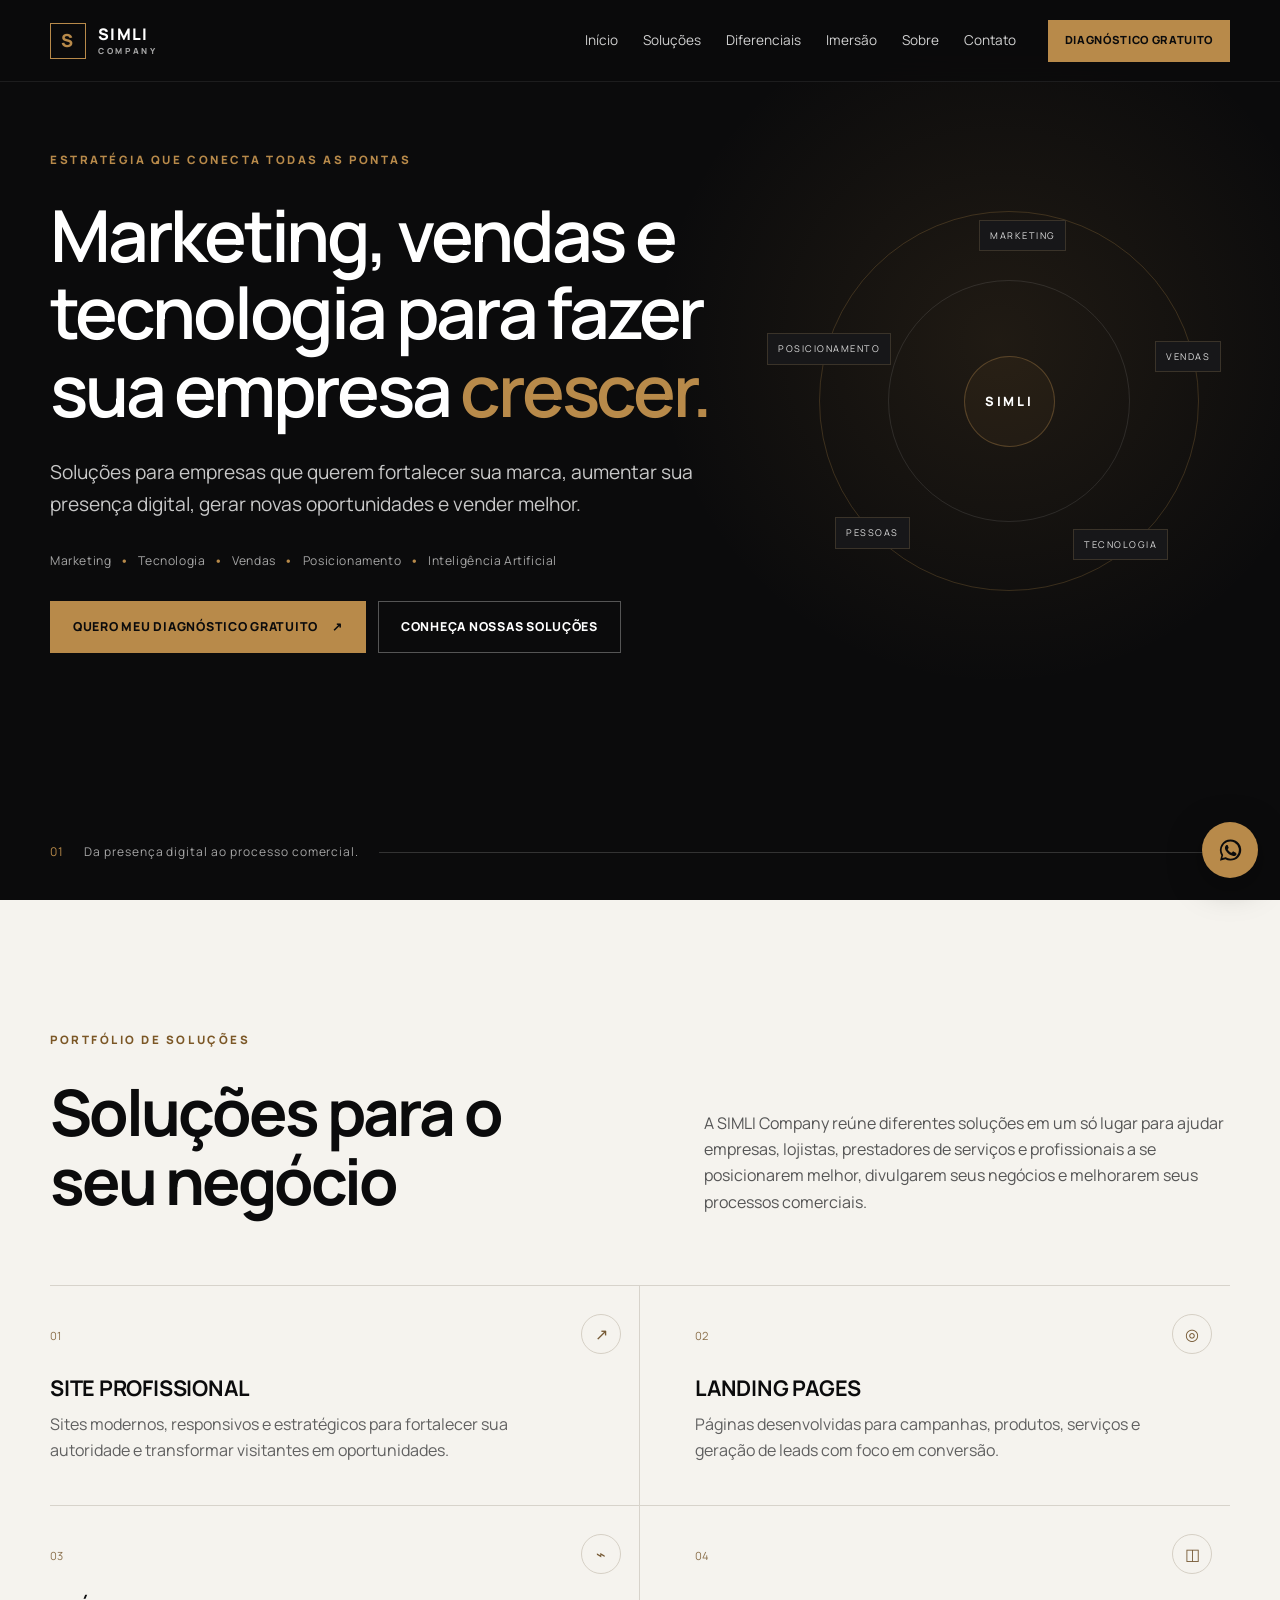
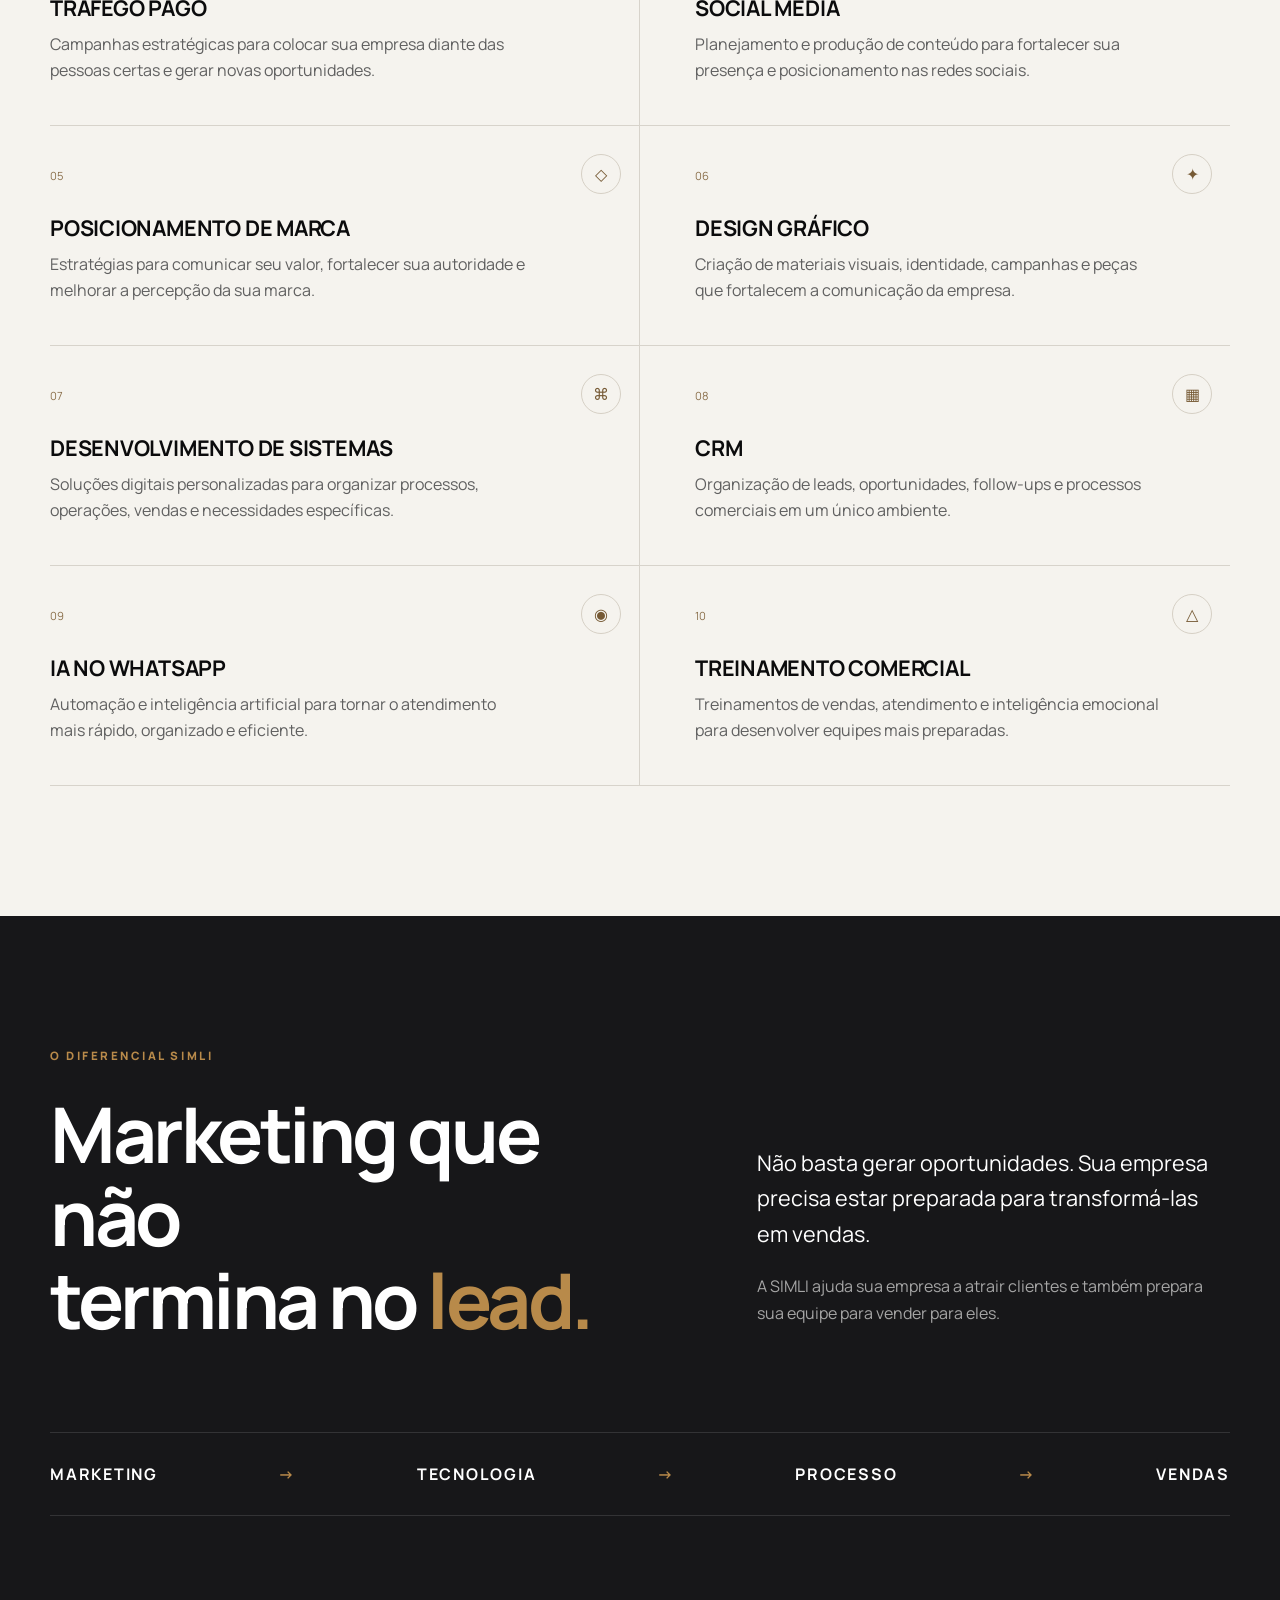
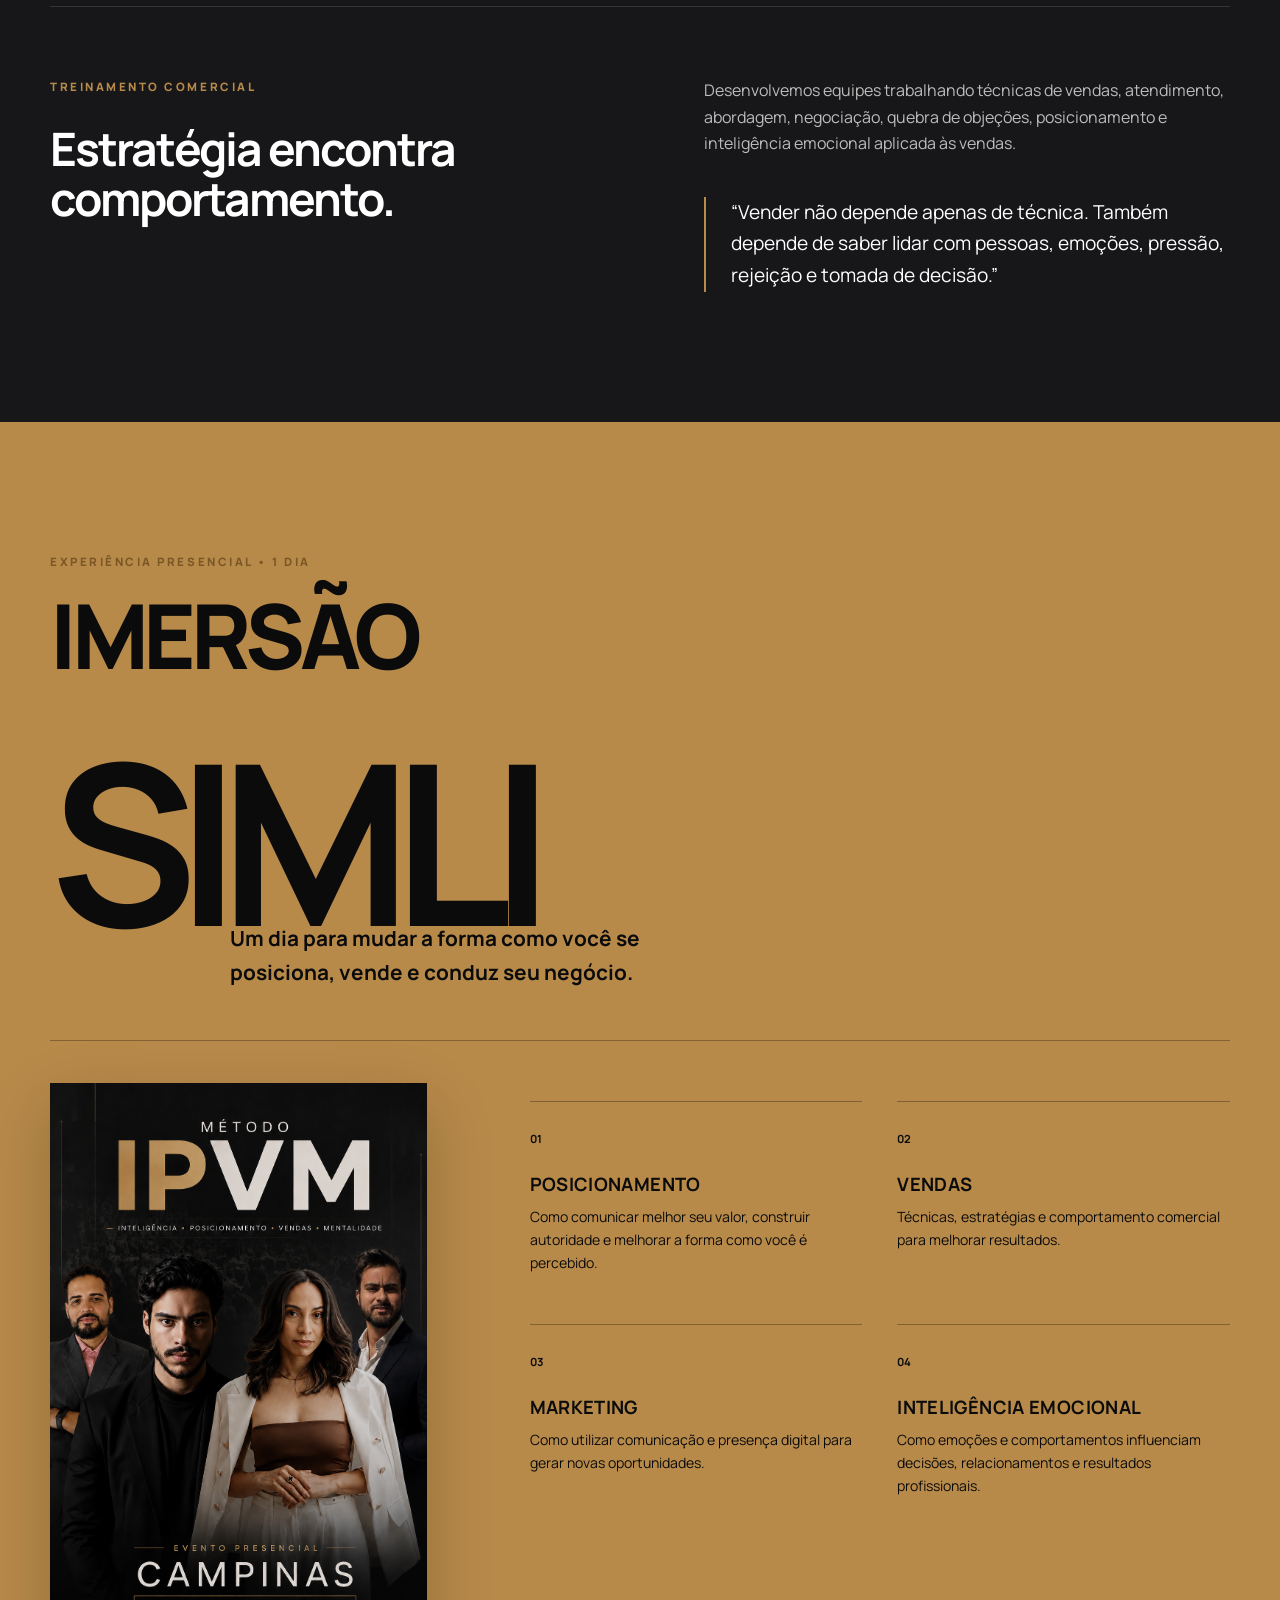
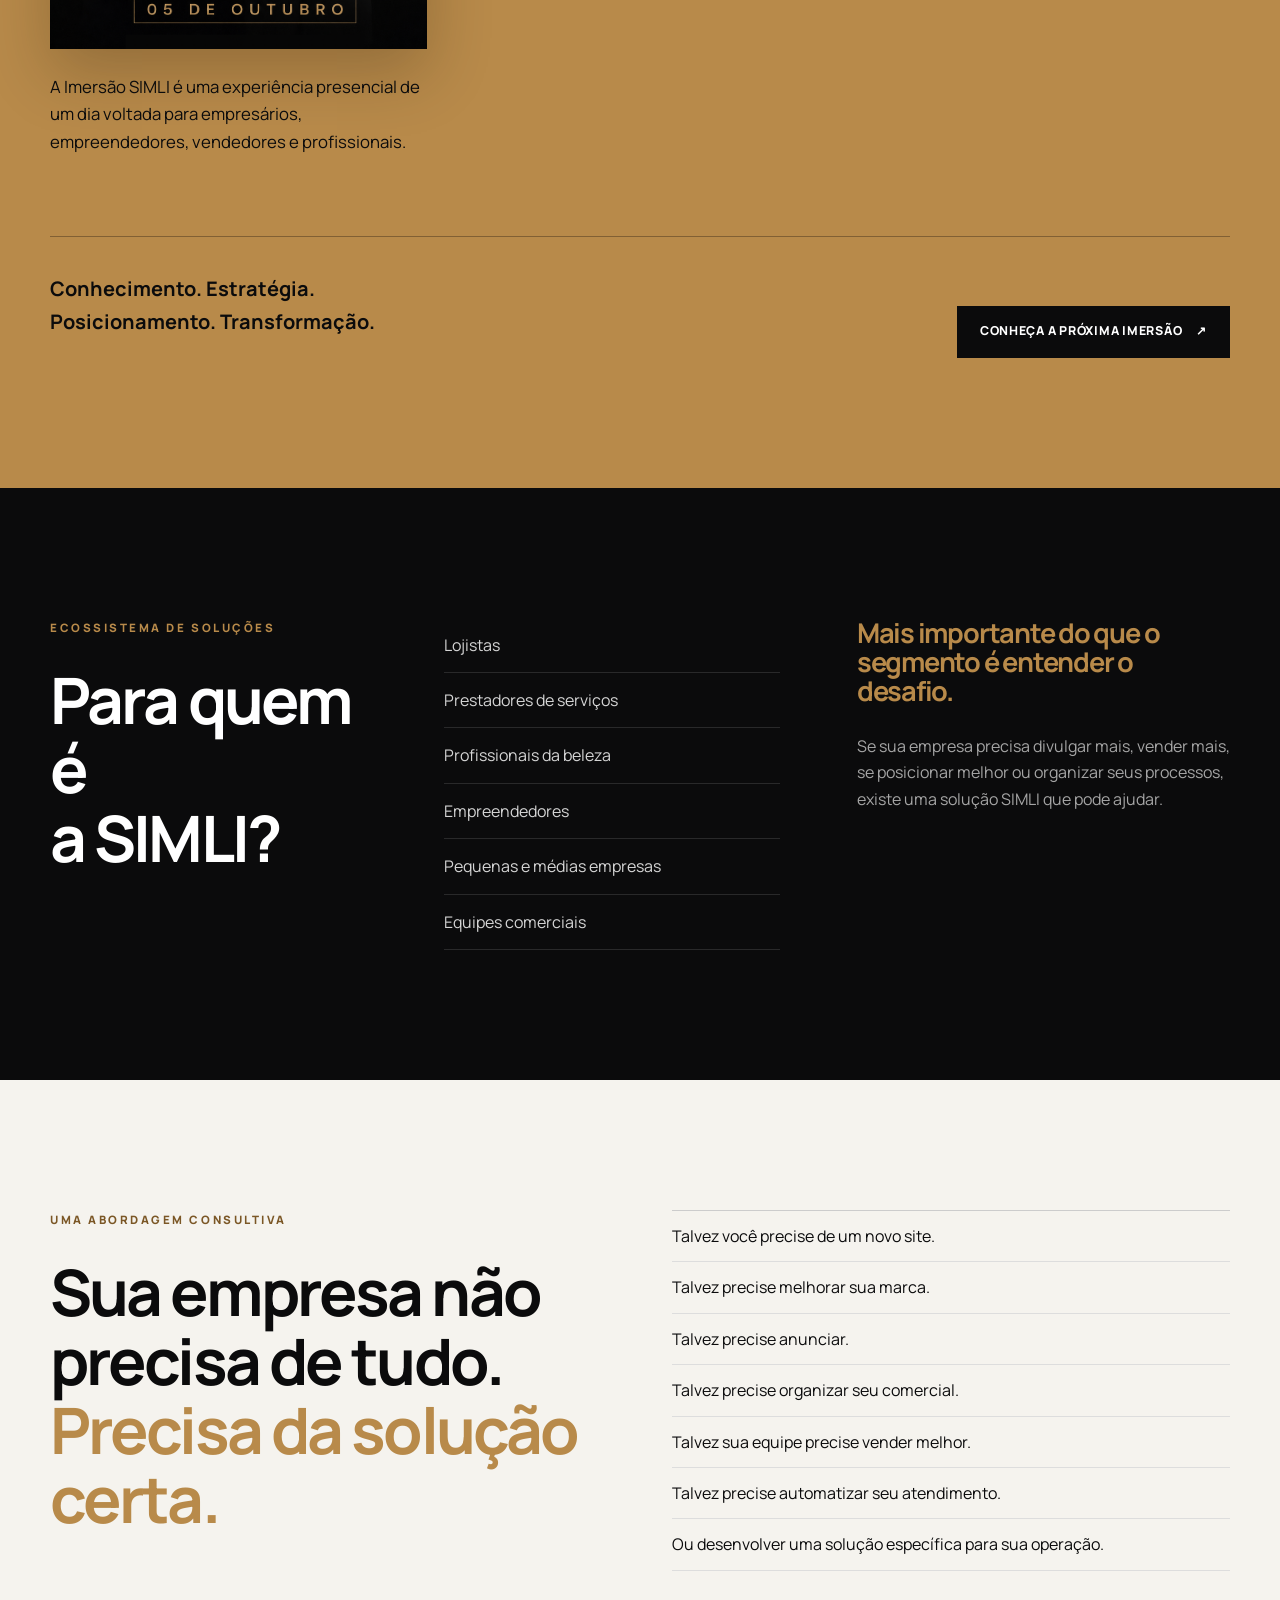
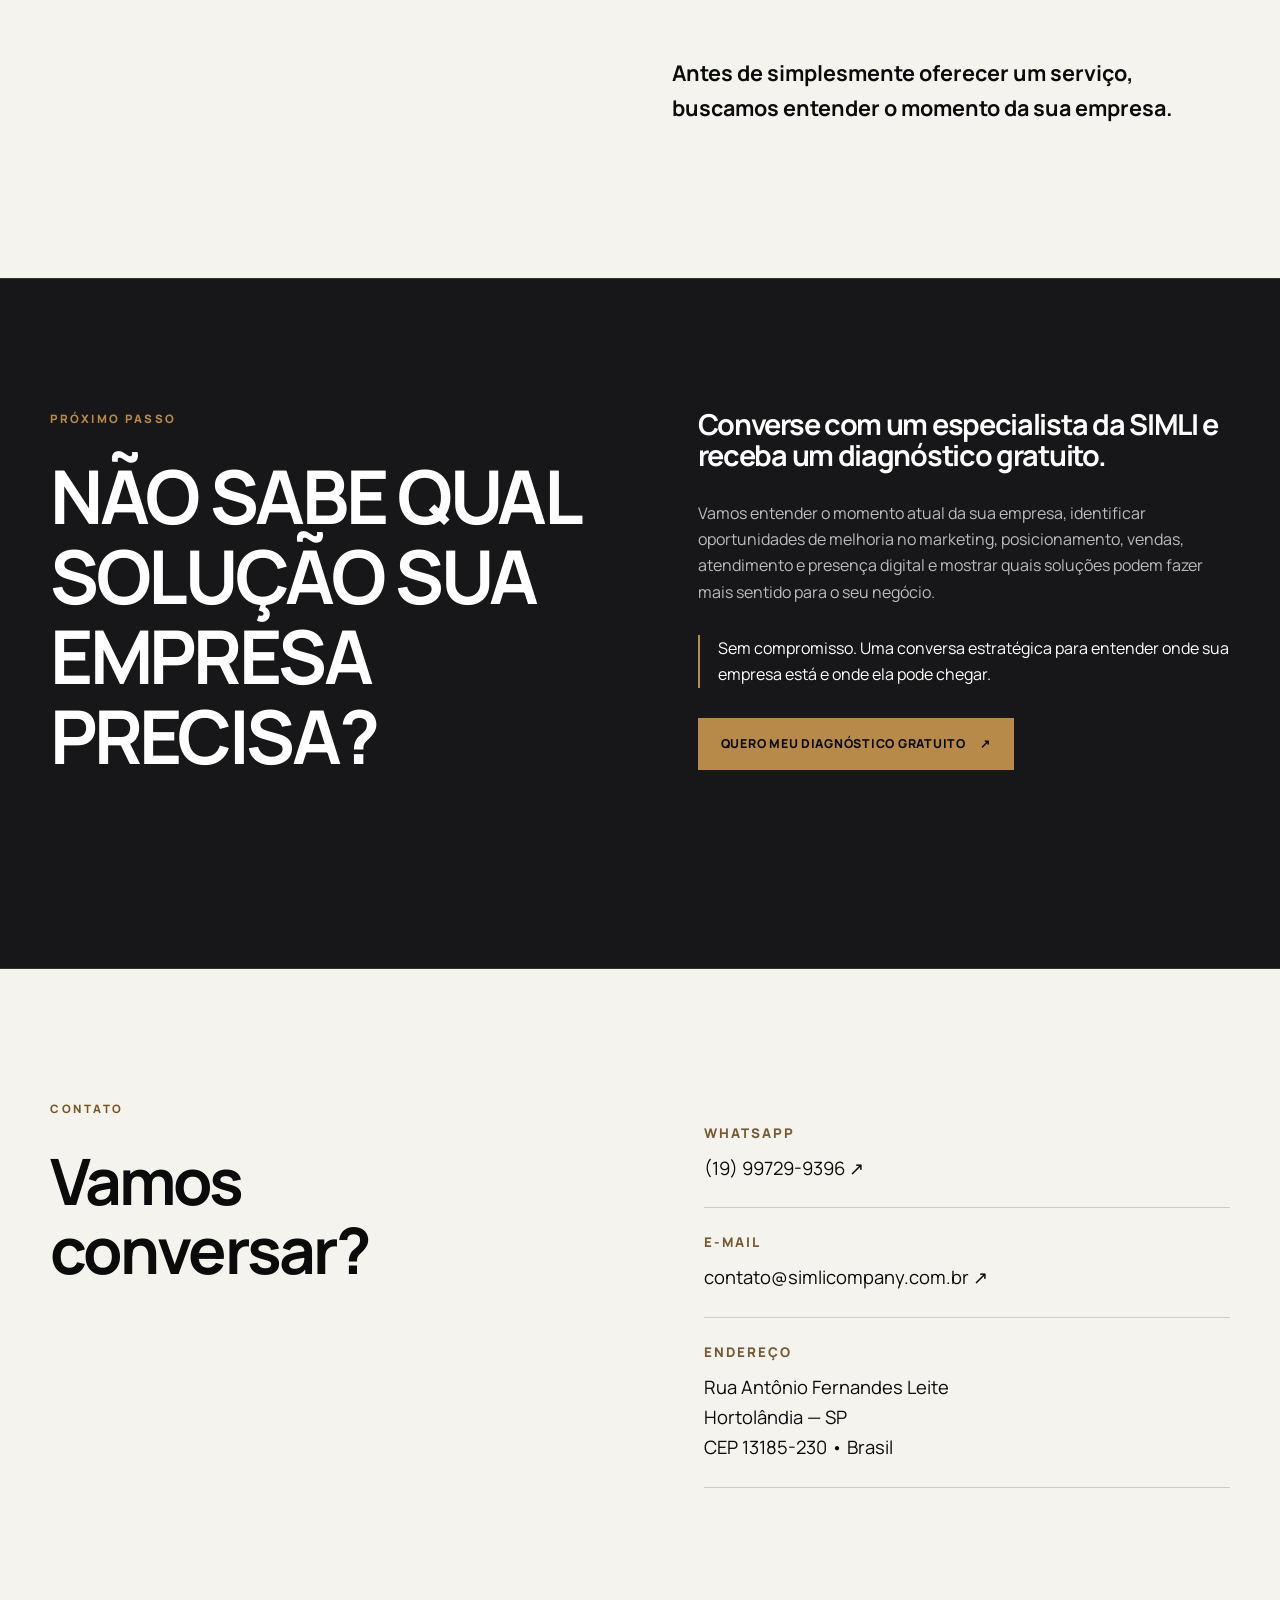
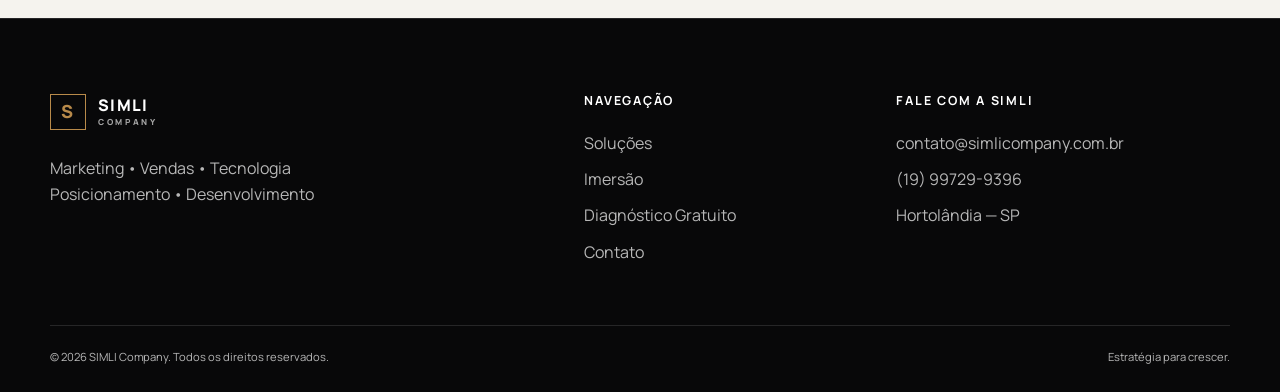
<file: index.html>
<!doctype html>
<html lang="pt-BR">
<head>
  <meta charset="utf-8">
  <meta name="viewport" content="width=device-width,initial-scale=1">
  <title>SIMLI Company | Marketing, Vendas, Tecnologia e Posicionamento</title>
  <meta name="description" content="Marketing, tráfego pago, sites, sistemas, CRM, inteligência artificial, posicionamento e treinamento comercial. Conheça as soluções da SIMLI Company.">
  <meta name="theme-color" content="#0B0B0C">
  <link rel="canonical" href="https://www.simlicompany.com.br/">
  <meta property="og:type" content="website">
  <meta property="og:locale" content="pt_BR">
  <meta property="og:title" content="SIMLI Company | Marketing, Vendas, Tecnologia e Posicionamento">
  <meta property="og:description" content="Soluções integradas para sua empresa atrair clientes, organizar processos e vender melhor.">
  <meta property="og:url" content="https://www.simlicompany.com.br/">
  <link rel="icon" href="/favicon.svg" type="image/svg+xml">
  <link rel="preconnect" href="https://fonts.googleapis.com">
  <link rel="preconnect" href="https://fonts.gstatic.com" crossorigin>
  <link href="https://fonts.googleapis.com/css2?family=Manrope:wght@400;500;600;700;800&display=swap" rel="stylesheet">
  <link rel="stylesheet" href="/styles.css">
  <script type="application/ld+json">{"@context":"https://schema.org","@type":"ProfessionalService","name":"SIMLI Company","url":"https://www.simlicompany.com.br/","email":"contato@simlicompany.com.br","telephone":"+5519997299396","address":{"@type":"PostalAddress","streetAddress":"Rua Antônio Fernandes Leite","addressLocality":"Hortolândia","addressRegion":"SP","postalCode":"13185-230","addressCountry":"BR"},"areaServed":["Hortolândia","Campinas","São Paulo"]}</script>
</head>
<body>
  <a class="skip" href="#conteudo">Pular para o conteúdo</a>
  <header class="header" id="inicio">
    <div class="wrap nav">
      <a class="brand" href="#inicio" aria-label="SIMLI Company, início"><span class="brand-mark">S</span><span>SIMLI<small>COMPANY</small></span></a>
      <button class="menu-toggle" aria-expanded="false" aria-controls="menu"><span></span><span></span><span></span><span class="sr-only">Abrir menu</span></button>
      <nav id="menu" aria-label="Navegação principal">
        <a href="#inicio">Início</a><a href="#solucoes">Soluções</a><a href="#diferenciais">Diferenciais</a><a href="#imersao">Imersão</a><a href="#sobre">Sobre</a><a href="#contato">Contato</a>
      </nav>
      <a class="btn btn-small desktop-cta" href="https://wa.me/5519997299396?text=Ol%C3%A1%21%20Vim%20pelo%20site%20da%20SIMLI%20Company%20e%20gostaria%20de%20conversar%20com%20um%20especialista%20para%20solicitar%20meu%20diagn%C3%B3stico%20gratuito." target="_blank" rel="noopener">Diagnóstico Gratuito</a>
    </div>
  </header>

  <main id="conteudo">
    <section class="hero">
      <div class="hero-grid wrap">
        <div class="hero-copy reveal">
          <p class="eyebrow">Estratégia que conecta todas as pontas</p>
          <h1>Marketing, vendas e tecnologia para fazer sua empresa <em>crescer.</em></h1>
          <p class="lead">Soluções para empresas que querem fortalecer sua marca, aumentar sua presença digital, gerar novas oportunidades e vender melhor.</p>
          <p class="disciplines">Marketing <b>•</b> Tecnologia <b>•</b> Vendas <b>•</b> Posicionamento <b>•</b> Inteligência Artificial</p>
          <div class="actions"><a class="btn" href="https://wa.me/5519997299396?text=Ol%C3%A1%21%20Vim%20pelo%20site%20da%20SIMLI%20Company%20e%20gostaria%20de%20conversar%20com%20um%20especialista%20para%20solicitar%20meu%20diagn%C3%B3stico%20gratuito." target="_blank" rel="noopener">Quero meu diagnóstico gratuito <span>↗</span></a><a class="btn btn-ghost" href="#solucoes">Conheça nossas soluções</a></div>
        </div>
        <div class="hero-system reveal" aria-label="Ecossistema SIMLI: Marketing, Vendas, Tecnologia, Posicionamento e Pessoas">
          <div class="orbit"><span class="center-mark">SIMLI</span><span class="node n1">MARKETING</span><span class="node n2">VENDAS</span><span class="node n3">TECNOLOGIA</span><span class="node n4">PESSOAS</span><span class="node n5">POSICIONAMENTO</span></div>
        </div>
      </div>
      <div class="hero-foot wrap"><span>01</span><p>Da presença digital ao processo comercial.</p><i></i></div>
    </section>

    <section class="section light" id="solucoes">
      <div class="wrap">
        <div class="section-head reveal"><div><p class="eyebrow dark">Portfólio de soluções</p><h2>Soluções para o<br>seu negócio</h2></div><p>A SIMLI Company reúne diferentes soluções em um só lugar para ajudar empresas, lojistas, prestadores de serviços e profissionais a se posicionarem melhor, divulgarem seus negócios e melhorarem seus processos comerciais.</p></div>
        <div class="services">
          <article class="service reveal"><span>01</span><i>↗</i><h3>Site profissional</h3><p>Sites modernos, responsivos e estratégicos para fortalecer sua autoridade e transformar visitantes em oportunidades.</p></article>
          <article class="service reveal"><span>02</span><i>◎</i><h3>Landing pages</h3><p>Páginas desenvolvidas para campanhas, produtos, serviços e geração de leads com foco em conversão.</p></article>
          <article class="service reveal"><span>03</span><i>⌁</i><h3>Tráfego pago</h3><p>Campanhas estratégicas para colocar sua empresa diante das pessoas certas e gerar novas oportunidades.</p></article>
          <article class="service reveal"><span>04</span><i>◫</i><h3>Social media</h3><p>Planejamento e produção de conteúdo para fortalecer sua presença e posicionamento nas redes sociais.</p></article>
          <article class="service reveal"><span>05</span><i>◇</i><h3>Posicionamento de marca</h3><p>Estratégias para comunicar seu valor, fortalecer sua autoridade e melhorar a percepção da sua marca.</p></article>
          <article class="service reveal"><span>06</span><i>✦</i><h3>Design gráfico</h3><p>Criação de materiais visuais, identidade, campanhas e peças que fortalecem a comunicação da empresa.</p></article>
          <article class="service reveal"><span>07</span><i>⌘</i><h3>Desenvolvimento de sistemas</h3><p>Soluções digitais personalizadas para organizar processos, operações, vendas e necessidades específicas.</p></article>
          <article class="service reveal"><span>08</span><i>▦</i><h3>CRM</h3><p>Organização de leads, oportunidades, follow-ups e processos comerciais em um único ambiente.</p></article>
          <article class="service reveal"><span>09</span><i>◉</i><h3>IA no WhatsApp</h3><p>Automação e inteligência artificial para tornar o atendimento mais rápido, organizado e eficiente.</p></article>
          <article class="service reveal"><span>10</span><i>△</i><h3>Treinamento comercial</h3><p>Treinamentos de vendas, atendimento e inteligência emocional para desenvolver equipes mais preparadas.</p></article>
        </div>
      </div>
    </section>

    <section class="section difference" id="diferenciais">
      <div class="wrap">
        <p class="eyebrow reveal">O diferencial SIMLI</p>
        <div class="difference-intro reveal"><h2>Marketing que não<br>termina no <em>lead.</em></h2><div><p class="large">Não basta gerar oportunidades. Sua empresa precisa estar preparada para transformá-las em vendas.</p><p>A SIMLI ajuda sua empresa a atrair clientes e também prepara sua equipe para vender para eles.</p></div></div>
        <div class="pipeline reveal"><span>Marketing</span><b>→</b><span>Tecnologia</span><b>→</b><span>Processo</span><b>→</b><span>Vendas</span></div>
        <div class="training reveal"><div><p class="eyebrow">Treinamento comercial</p><h3>Estratégia encontra<br>comportamento.</h3></div><div class="training-copy"><p>Desenvolvemos equipes trabalhando técnicas de vendas, atendimento, abordagem, negociação, quebra de objeções, posicionamento e inteligência emocional aplicada às vendas.</p><blockquote>“Vender não depende apenas de técnica. Também depende de saber lidar com pessoas, emoções, pressão, rejeição e tomada de decisão.”</blockquote></div></div>
      </div>
    </section>

    <section class="section immersion" id="imersao">
      <div class="wrap">
        <div class="immersion-title reveal"><p class="eyebrow dark">Experiência presencial • 1 dia</p><p class="edition">IMERSÃO</p><h2>SIMLI</h2><p class="large">Um dia para mudar a forma como você se posiciona, vende e conduz seu negócio.</p></div>
        <div class="immersion-body reveal"><div class="immersion-media"><img src="/imersao-simli-metodo-ipvm.png" width="1024" height="1536" loading="lazy" decoding="async" alt="Banner da Imersão SIMLI — Método IPVM, evento presencial em Campinas"><p>A Imersão SIMLI é uma experiência presencial de um dia voltada para empresários, empreendedores, vendedores e profissionais.</p></div><div class="pillars"><article><b>01</b><h3>Posicionamento</h3><p>Como comunicar melhor seu valor, construir autoridade e melhorar a forma como você é percebido.</p></article><article><b>02</b><h3>Vendas</h3><p>Técnicas, estratégias e comportamento comercial para melhorar resultados.</p></article><article><b>03</b><h3>Marketing</h3><p>Como utilizar comunicação e presença digital para gerar novas oportunidades.</p></article><article><b>04</b><h3>Inteligência emocional</h3><p>Como emoções e comportamentos influenciam decisões, relacionamentos e resultados profissionais.</p></article></div></div>
        <div class="immersion-end reveal"><p>Conhecimento. Estratégia.<br>Posicionamento. Transformação.</p><a class="btn dark-btn" href="https://wa.me/5519997299396?text=Ol%C3%A1%21%20Gostaria%20de%20conhecer%20a%20pr%C3%B3xima%20Imers%C3%A3o%20SIMLI." target="_blank" rel="noopener">Conheça a próxima imersão <span>↗</span></a></div>
      </div>
    </section>

    <section class="section audience" id="sobre">
      <div class="wrap audience-grid reveal"><div><p class="eyebrow">Ecossistema de soluções</p><h2>Para quem é<br>a SIMLI?</h2></div><div class="audience-list"><span>Lojistas</span><span>Prestadores de serviços</span><span>Profissionais da beleza</span><span>Empreendedores</span><span>Pequenas e médias empresas</span><span>Equipes comerciais</span></div><div class="audience-copy"><h3>Mais importante do que o segmento é entender o desafio.</h3><p>Se sua empresa precisa divulgar mais, vender mais, se posicionar melhor ou organizar seus processos, existe uma solução SIMLI que pode ajudar.</p></div></div>
    </section>

    <section class="section consult light">
      <div class="wrap consult-grid reveal"><div><p class="eyebrow dark">Uma abordagem consultiva</p><h2>Sua empresa não precisa de tudo.<br><em>Precisa da solução certa.</em></h2></div><div class="maybe"><p>Talvez você precise de um novo site.</p><p>Talvez precise melhorar sua marca.</p><p>Talvez precise anunciar.</p><p>Talvez precise organizar seu comercial.</p><p>Talvez sua equipe precise vender melhor.</p><p>Talvez precise automatizar seu atendimento.</p><p>Ou desenvolver uma solução específica para sua operação.</p></div><p class="consult-end">Antes de simplesmente oferecer um serviço, buscamos entender o momento da sua empresa.</p></div>
    </section>

    <section class="section cta-section">
      <div class="wrap cta-grid reveal"><div><p class="eyebrow">Próximo passo</p><h2>Não sabe qual solução sua empresa precisa?</h2></div><div><h3>Converse com um especialista da SIMLI e receba um diagnóstico gratuito.</h3><p>Vamos entender o momento atual da sua empresa, identificar oportunidades de melhoria no marketing, posicionamento, vendas, atendimento e presença digital e mostrar quais soluções podem fazer mais sentido para o seu negócio.</p><p class="promise">Sem compromisso. Uma conversa estratégica para entender onde sua empresa está e onde ela pode chegar.</p><a class="btn" href="https://wa.me/5519997299396?text=Ol%C3%A1%21%20Vim%20pelo%20site%20da%20SIMLI%20Company%20e%20gostaria%20de%20conversar%20com%20um%20especialista%20para%20solicitar%20meu%20diagn%C3%B3stico%20gratuito." target="_blank" rel="noopener">Quero meu diagnóstico gratuito <span>↗</span></a></div></div>
    </section>

    <section class="section contact light" id="contato">
      <div class="wrap contact-grid reveal"><div><p class="eyebrow dark">Contato</p><h2>Vamos<br>conversar?</h2></div><address><div><small>WhatsApp</small><a href="https://wa.me/5519997299396" target="_blank" rel="noopener">(19) 99729-9396 ↗</a></div><div><small>E-mail</small><a href="mailto:contato@simlicompany.com.br">contato@simlicompany.com.br ↗</a></div><div><small>Endereço</small><p>Rua Antônio Fernandes Leite<br>Hortolândia — SP<br>CEP 13185-230 • Brasil</p></div></address></div>
    </section>
  </main>

  <footer><div class="wrap footer-grid"><div><a class="brand" href="#inicio"><span class="brand-mark">S</span><span>SIMLI<small>COMPANY</small></span></a><p>Marketing • Vendas • Tecnologia<br>Posicionamento • Desenvolvimento</p></div><div><h3>Navegação</h3><a href="#solucoes">Soluções</a><a href="#imersao">Imersão</a><a href="https://wa.me/5519997299396" target="_blank" rel="noopener">Diagnóstico Gratuito</a><a href="#contato">Contato</a></div><div><h3>Fale com a SIMLI</h3><a href="mailto:contato@simlicompany.com.br">contato@simlicompany.com.br</a><a href="https://wa.me/5519997299396" target="_blank" rel="noopener">(19) 99729-9396</a><p>Hortolândia — SP</p></div></div><div class="wrap legal"><span>© 2026 SIMLI Company. Todos os direitos reservados.</span><span>Estratégia para crescer.</span></div></footer>

  <a class="whatsapp" href="https://wa.me/5519997299396?text=Ol%C3%A1%21%20Vim%20pelo%20site%20da%20SIMLI%20Company%20e%20gostaria%20de%20conversar%20com%20um%20especialista%20para%20solicitar%20meu%20diagn%C3%B3stico%20gratuito." target="_blank" rel="noopener" aria-label="Solicitar diagnóstico gratuito pelo WhatsApp"><svg aria-hidden="true" viewBox="0 0 32 32"><path d="M16 3a12.5 12.5 0 0 0-10.8 18.8L3.5 28l6.4-1.7A12.5 12.5 0 1 0 16 3Zm0 22.7c-2 0-3.9-.6-5.5-1.6l-.4-.2-3.8 1 1-3.7-.3-.4A10.2 10.2 0 1 1 16 25.7Zm5.6-7.6c-.3-.2-1.8-.9-2.1-1-.3-.1-.5-.2-.7.2l-1 1.2c-.2.2-.4.2-.7.1-1.9-.9-3.1-1.7-4.3-3.9-.3-.5.3-.5.9-1.7.1-.2 0-.5 0-.7l-.9-2.2c-.2-.6-.5-.5-.7-.5h-.6c-.2 0-.6.1-.9.4-.3.4-1.2 1.2-1.2 2.9s1.2 3.3 1.4 3.6c.2.2 2.4 3.7 5.9 5.2 2.2 1 3.1 1 4.2.8.7-.1 1.8-.7 2-1.4.2-.7.2-1.3.2-1.4-.1-.2-.3-.3-.6-.4Z"/></svg></a>
  <script src="/script.js" defer></script>
</body>
</html>
</file>
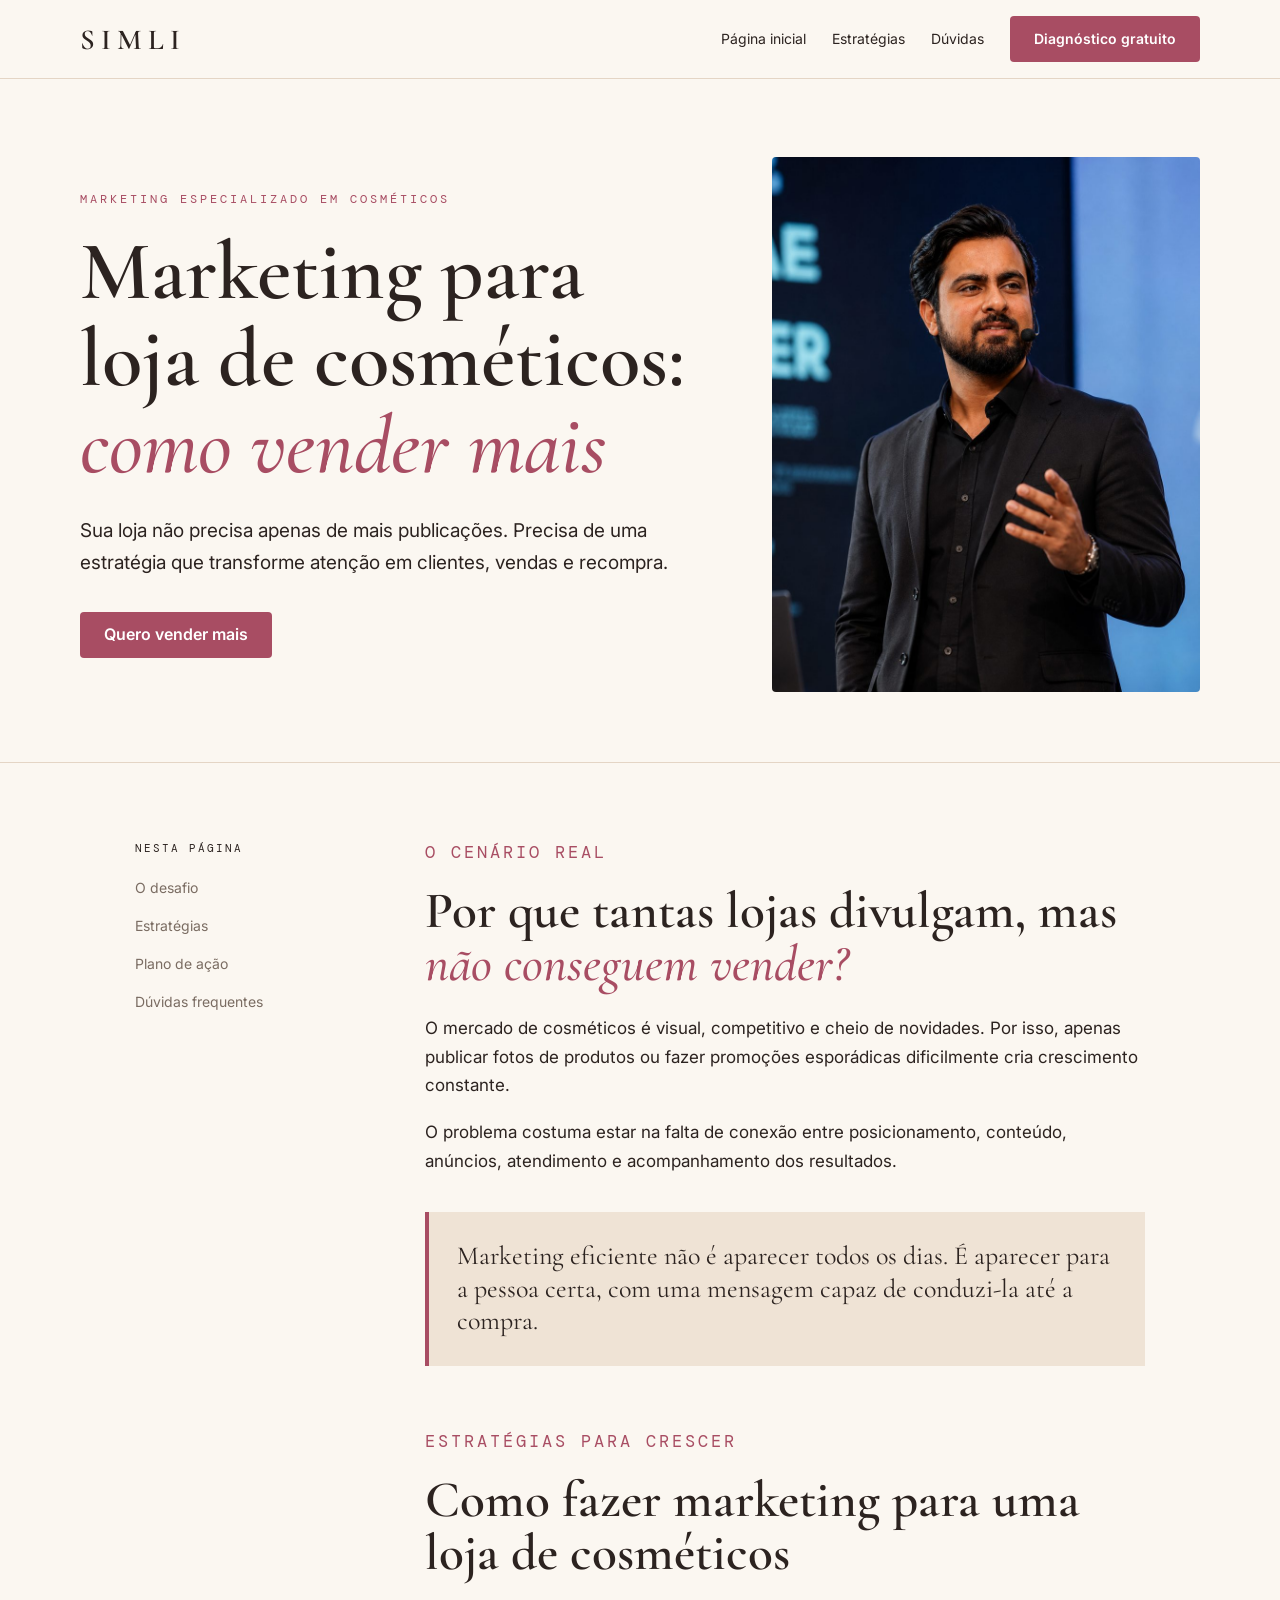
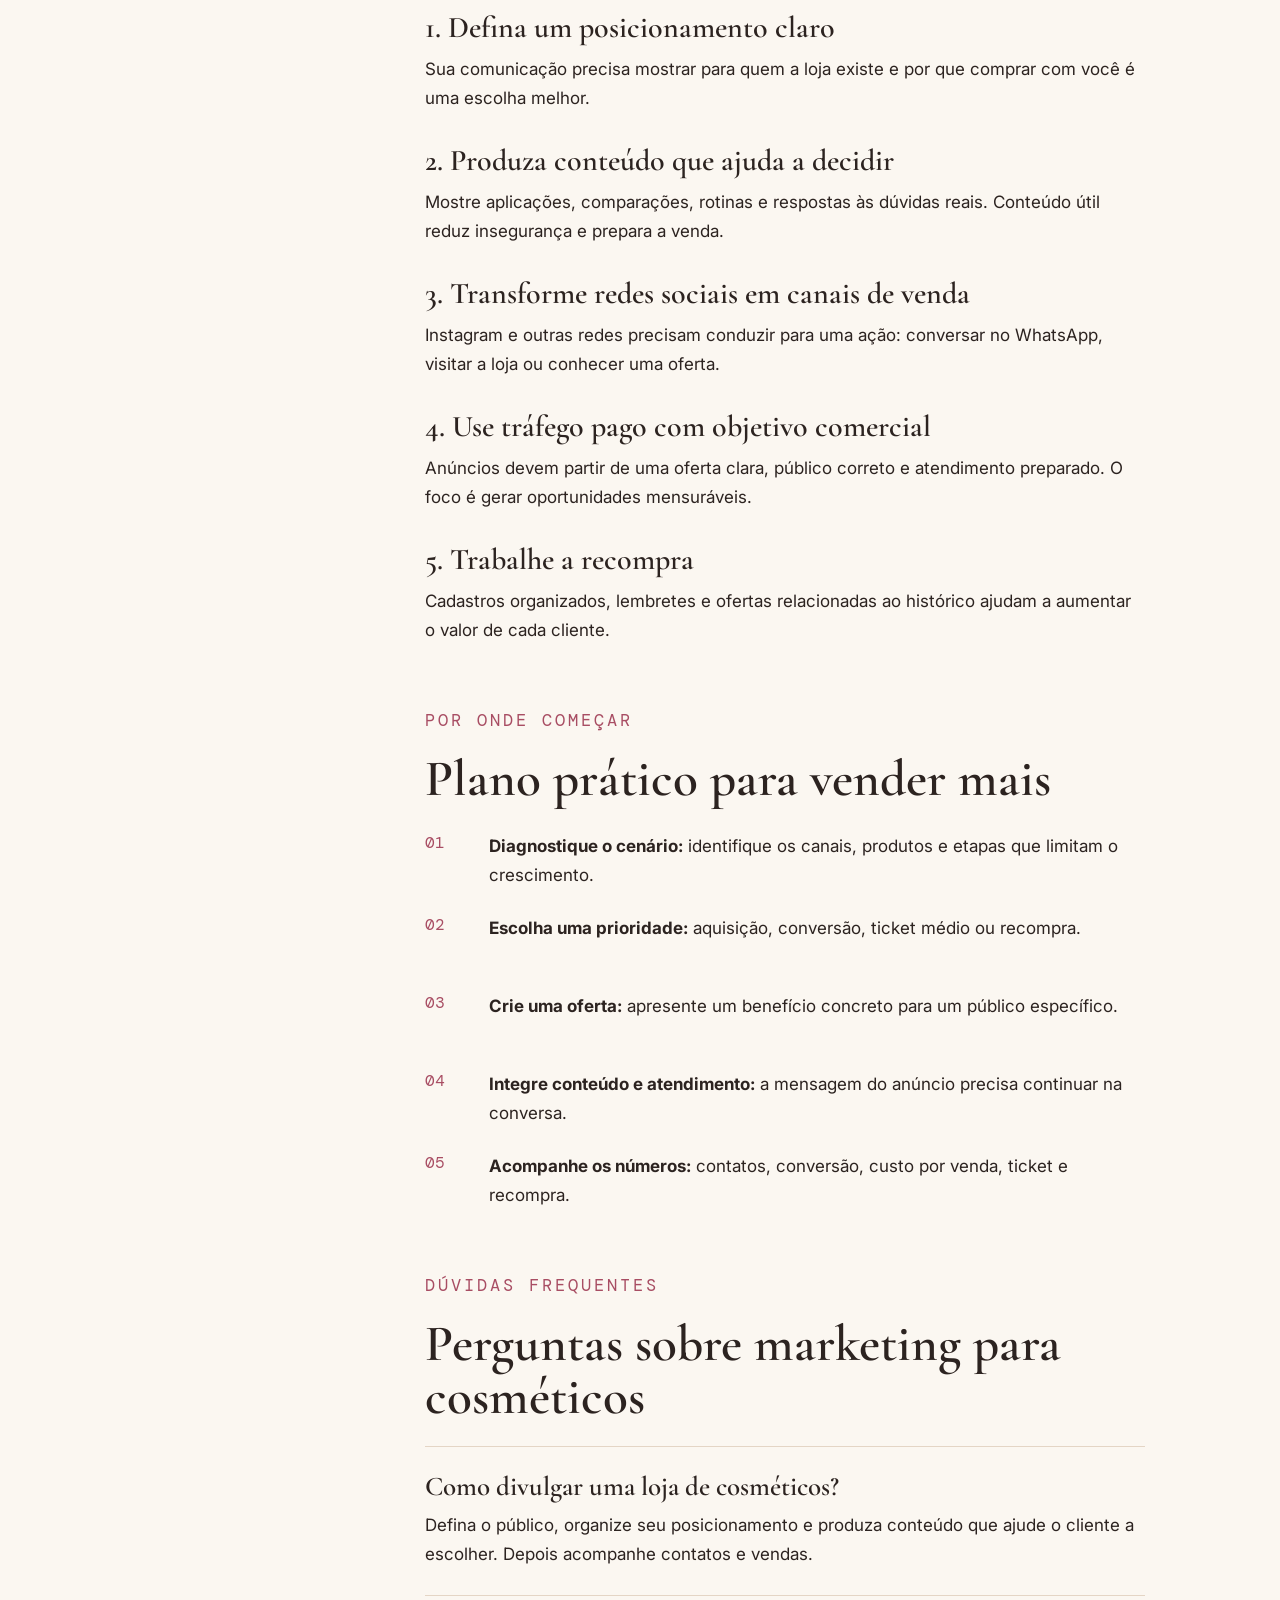
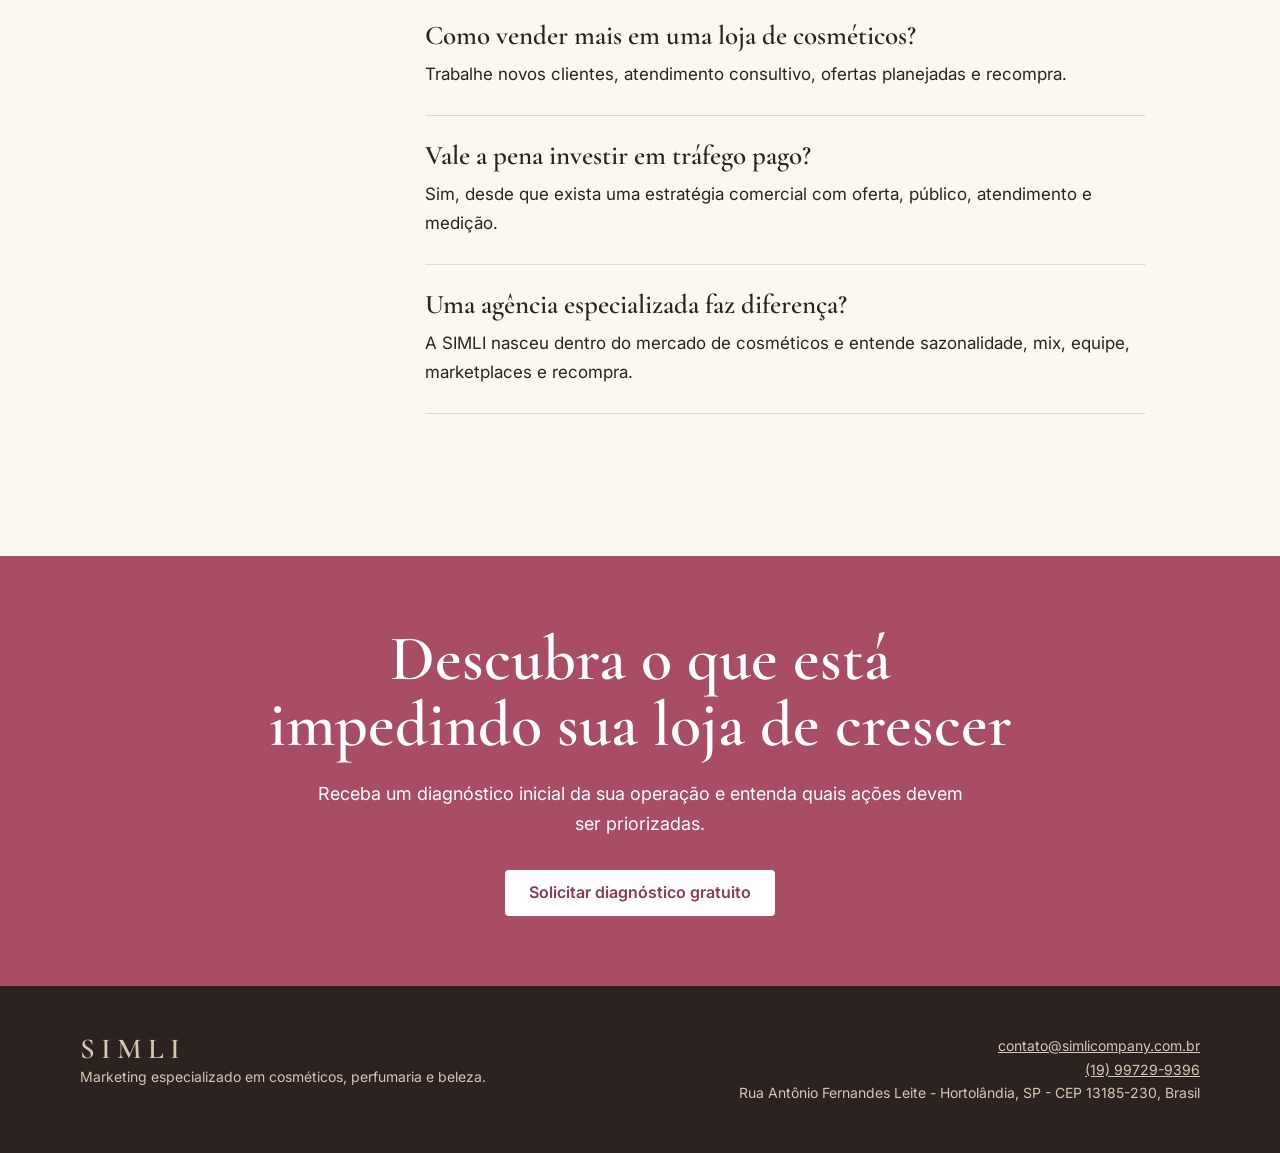
<file: marketing-para-loja-de-cosmeticos.html>
<!DOCTYPE html>
<html lang="pt-BR">
<head>
<meta charset="UTF-8"><meta name="viewport" content="width=device-width,initial-scale=1">
<title>Marketing para Loja de Cosméticos: Como Vender Mais | SIMLI</title>
<meta name="description" content="Estratégias de marketing para loja de cosméticos: atraia clientes, melhore suas vendas online e transforme divulgação em faturamento.">
<meta name="robots" content="index,follow"><link rel="canonical" href="https://www.simlicompany.com.br/marketing-para-loja-de-cosmeticos.html">
<meta property="og:type" content="article"><meta property="og:title" content="Marketing para Loja de Cosméticos: Como Vender Mais"><meta property="og:description" content="Um guia prático para divulgar sua loja de cosméticos e vender mais no digital."><meta property="og:url" content="https://www.simlicompany.com.br/marketing-para-loja-de-cosmeticos.html"><meta property="og:image" content="https://www.simlicompany.com.br/foto-wellington-2.jpg">
<link rel="preconnect" href="https://fonts.googleapis.com"><link rel="preconnect" href="https://fonts.gstatic.com" crossorigin><link href="https://fonts.googleapis.com/css2?family=Cormorant+Garamond:ital,wght@0,500;0,600;1,500&family=DM+Mono:wght@400;500&family=Inter:wght@400;500;600&display=swap" rel="stylesheet">
<style>
:root{--paper:#fbf7f1;--soft:#efe3d5;--ink:#2c2320;--muted:#7a6c62;--wine:#a84d63;--dark:#8c3b50;--line:#e4d5c5;--white:#fff}*{box-sizing:border-box;margin:0;padding:0}html{scroll-behavior:smooth}body{background:var(--paper);color:var(--ink);font-family:Inter,Arial,sans-serif;line-height:1.7}a{color:inherit}img{display:block;max-width:100%}.wrap{width:min(1120px,calc(100% - 40px));margin:auto}header{position:sticky;top:0;z-index:10;border-bottom:1px solid var(--line);background:rgba(251,247,241,.96)}.nav{min-height:78px;display:flex;align-items:center;justify-content:space-between;gap:24px}.brand{text-decoration:none;font:600 29px/1 "Cormorant Garamond",Georgia,serif;letter-spacing:6px}.navlinks{display:flex;align-items:center;gap:26px;font-size:14px}.navlinks a{text-decoration:none}.button{display:inline-flex;min-height:46px;align-items:center;justify-content:center;padding:0 24px;border-radius:4px;background:var(--wine);color:white;font-weight:600;text-decoration:none}.button:hover{background:var(--dark)}.hero{padding:78px 0 70px;border-bottom:1px solid var(--line)}.hero-grid{display:grid;grid-template-columns:minmax(0,1.1fr) minmax(320px,.75fr);align-items:center;gap:64px}.eyebrow{margin-bottom:22px;color:var(--wine);font:12px "DM Mono",monospace;letter-spacing:3px;text-transform:uppercase}h1,h2,h3{font-family:"Cormorant Garamond",Georgia,serif;font-weight:600;line-height:1.04}h1{max-width:760px;font-size:clamp(52px,6.5vw,84px)}h1 em,h2 em{color:var(--wine);font-weight:500}.lead{max-width:690px;margin:26px 0 32px;font-size:19px}.photo{overflow:hidden;aspect-ratio:4/5;border-radius:4px;background:var(--soft)}.photo img{width:100%;height:100%;object-fit:cover}.article{padding:78px 0}.article-grid{display:grid;grid-template-columns:220px minmax(0,720px);justify-content:center;gap:70px}.side{align-self:start;position:sticky;top:110px;font-size:14px}.side strong{display:block;margin-bottom:14px;font:11px "DM Mono",monospace;letter-spacing:2px;text-transform:uppercase}.side a{display:block;padding:7px 0;color:var(--muted);text-decoration:none}.content section{margin-bottom:64px;scroll-margin-top:110px}.content h2{margin-bottom:22px;font-size:clamp(38px,4vw,54px)}.content h3{margin:32px 0 12px;font-size:30px}.content p,.content li{font-size:17px}.content p+p{margin-top:18px}.highlight{margin:36px 0;padding:28px;border-left:4px solid var(--wine);background:var(--soft);font:26px/1.25 "Cormorant Garamond",Georgia,serif}.steps{counter-reset:s;list-style:none}.steps li{position:relative;min-height:58px;margin-bottom:20px;padding:4px 0 0 64px}.steps li:before{counter-increment:s;content:counter(s,decimal-leading-zero);position:absolute;left:0;color:var(--wine);font:16px "DM Mono",monospace}.faq{padding:26px 0;border-top:1px solid var(--line)}.faq:last-child{border-bottom:1px solid var(--line)}.faq h3{margin:0 0 10px;font-size:27px}.cta{padding:70px 0;background:var(--wine);color:white;text-align:center}.cta h2{max-width:780px;margin:0 auto 20px;font-size:clamp(42px,5vw,65px)}.cta p{max-width:650px;margin:0 auto 30px;font-size:18px}.cta .button{background:white;color:var(--dark)}footer{padding:48px 0;background:var(--ink);color:#d8c5b2;font-size:14px}.footer{display:grid;grid-template-columns:1fr auto;gap:32px}.contact{text-align:right}.contact a{display:block}@media(max-width:820px){.navlinks>a:not(.button){display:none}.hero{padding:52px 0}.hero-grid,.article-grid{grid-template-columns:1fr}.hero-grid{gap:40px}.photo{max-height:560px}.side{display:none}.article{padding:58px 0}.footer{grid-template-columns:1fr}.contact{text-align:left}}@media(max-width:480px){.wrap{width:calc(100% - 28px)}.brand{font-size:24px}.nav .button{padding:0 14px;font-size:13px}h1{font-size:48px}}
</style>
<script type="application/ld+json">{"@context":"https://schema.org","@type":"Article","headline":"Marketing para Loja de Cosméticos: Como Vender Mais","description":"Estratégias de marketing para loja de cosméticos, perfumaria e beleza.","author":{"@type":"Organization","name":"SIMLI"},"publisher":{"@type":"Organization","name":"SIMLI","url":"https://www.simlicompany.com.br/"},"mainEntityOfPage":"https://www.simlicompany.com.br/marketing-para-loja-de-cosmeticos.html"}</script>
<script type="application/ld+json">{"@context":"https://schema.org","@type":"FAQPage","mainEntity":[{"@type":"Question","name":"Como divulgar uma loja de cosméticos?","acceptedAnswer":{"@type":"Answer","text":"Defina o público, organize seu posicionamento, produza conteúdo útil, use os canais adequados e acompanhe vendas e recompra."}},{"@type":"Question","name":"Como vender mais em uma loja de cosméticos?","acceptedAnswer":{"@type":"Answer","text":"Combine aquisição de clientes, atendimento consultivo, ofertas planejadas e estratégias de recompra."}},{"@type":"Question","name":"Vale a pena investir em tráfego pago para cosméticos?","acceptedAnswer":{"@type":"Answer","text":"Sim, desde que a campanha tenha oferta, público e acompanhamento comercial bem definidos."}}]}</script>
</head>
<body>
<header><div class="wrap nav"><a class="brand" href="/">SIMLI</a><nav class="navlinks" aria-label="Navegação principal"><a href="/">Página inicial</a><a href="#estrategias">Estratégias</a><a href="#duvidas">Dúvidas</a><a class="button" href="https://wa.me/5519997299396?text=Ol%C3%A1%2C%20quero%20um%20diagn%C3%B3stico%20para%20minha%20loja." target="_blank" rel="noopener">Diagnóstico gratuito</a></nav></div></header>
<main><section class="hero"><div class="wrap hero-grid"><div><p class="eyebrow">Marketing especializado em cosméticos</p><h1>Marketing para loja de cosméticos: <em>como vender mais</em></h1><p class="lead">Sua loja não precisa apenas de mais publicações. Precisa de uma estratégia que transforme atenção em clientes, vendas e recompra.</p><a class="button" href="https://wa.me/5519997299396?text=Ol%C3%A1%2C%20quero%20melhorar%20o%20marketing%20da%20minha%20loja%20de%20cosm%C3%A9ticos." target="_blank" rel="noopener">Quero vender mais</a></div><figure class="photo"><img src="/foto-wellington-2.jpg" alt="Wellington, fundador da SIMLI, especialista no mercado de cosméticos" width="900" height="1125"></figure></div></section>
<article class="article"><div class="wrap article-grid"><aside class="side"><strong>Nesta página</strong><a href="#desafio">O desafio</a><a href="#estrategias">Estratégias</a><a href="#plano">Plano de ação</a><a href="#duvidas">Dúvidas frequentes</a></aside><div class="content">
<section id="desafio"><p class="eyebrow">O cenário real</p><h2>Por que tantas lojas divulgam, mas <em>não conseguem vender?</em></h2><p>O mercado de cosméticos é visual, competitivo e cheio de novidades. Por isso, apenas publicar fotos de produtos ou fazer promoções esporádicas dificilmente cria crescimento constante.</p><p>O problema costuma estar na falta de conexão entre posicionamento, conteúdo, anúncios, atendimento e acompanhamento dos resultados.</p><div class="highlight">Marketing eficiente não é aparecer todos os dias. É aparecer para a pessoa certa, com uma mensagem capaz de conduzi-la até a compra.</div></section>
<section id="estrategias"><p class="eyebrow">Estratégias para crescer</p><h2>Como fazer marketing para uma loja de cosméticos</h2><h3>1. Defina um posicionamento claro</h3><p>Sua comunicação precisa mostrar para quem a loja existe e por que comprar com você é uma escolha melhor.</p><h3>2. Produza conteúdo que ajuda a decidir</h3><p>Mostre aplicações, comparações, rotinas e respostas às dúvidas reais. Conteúdo útil reduz insegurança e prepara a venda.</p><h3>3. Transforme redes sociais em canais de venda</h3><p>Instagram e outras redes precisam conduzir para uma ação: conversar no WhatsApp, visitar a loja ou conhecer uma oferta.</p><h3>4. Use tráfego pago com objetivo comercial</h3><p>Anúncios devem partir de uma oferta clara, público correto e atendimento preparado. O foco é gerar oportunidades mensuráveis.</p><h3>5. Trabalhe a recompra</h3><p>Cadastros organizados, lembretes e ofertas relacionadas ao histórico ajudam a aumentar o valor de cada cliente.</p></section>
<section id="plano"><p class="eyebrow">Por onde começar</p><h2>Plano prático para vender mais</h2><ol class="steps"><li><strong>Diagnostique o cenário:</strong> identifique os canais, produtos e etapas que limitam o crescimento.</li><li><strong>Escolha uma prioridade:</strong> aquisição, conversão, ticket médio ou recompra.</li><li><strong>Crie uma oferta:</strong> apresente um benefício concreto para um público específico.</li><li><strong>Integre conteúdo e atendimento:</strong> a mensagem do anúncio precisa continuar na conversa.</li><li><strong>Acompanhe os números:</strong> contatos, conversão, custo por venda, ticket e recompra.</li></ol></section>
<section id="duvidas"><p class="eyebrow">Dúvidas frequentes</p><h2>Perguntas sobre marketing para cosméticos</h2><div class="faq"><h3>Como divulgar uma loja de cosméticos?</h3><p>Defina o público, organize seu posicionamento e produza conteúdo que ajude o cliente a escolher. Depois acompanhe contatos e vendas.</p></div><div class="faq"><h3>Como vender mais em uma loja de cosméticos?</h3><p>Trabalhe novos clientes, atendimento consultivo, ofertas planejadas e recompra.</p></div><div class="faq"><h3>Vale a pena investir em tráfego pago?</h3><p>Sim, desde que exista uma estratégia comercial com oferta, público, atendimento e medição.</p></div><div class="faq"><h3>Uma agência especializada faz diferença?</h3><p>A SIMLI nasceu dentro do mercado de cosméticos e entende sazonalidade, mix, equipe, marketplaces e recompra.</p></div></section>
</div></div></article>
<section class="cta"><div class="wrap"><h2>Descubra o que está impedindo sua loja de crescer</h2><p>Receba um diagnóstico inicial da sua operação e entenda quais ações devem ser priorizadas.</p><a class="button" href="https://wa.me/5519997299396?text=Ol%C3%A1%2C%20quero%20solicitar%20o%20diagn%C3%B3stico%20gratuito%20da%20minha%20loja." target="_blank" rel="noopener">Solicitar diagnóstico gratuito</a></div></section></main>
<footer><div class="wrap footer"><div><a class="brand" href="/">SIMLI</a><p>Marketing especializado em cosméticos, perfumaria e beleza.</p></div><div class="contact"><a href="mailto:contato@simlicompany.com.br">contato@simlicompany.com.br</a><a href="https://wa.me/5519997299396" target="_blank" rel="noopener">(19) 99729-9396</a><p>Rua Antônio Fernandes Leite - Hortolândia, SP - CEP 13185-230, Brasil</p></div></div></footer>
</body></html>
</file>
<file: styles.css>
:root{--black:#0b0b0c;--graphite:#171719;--cream:#f5f3ee;--white:#fff;--copper:#b88a4a;--muted:#a5a5a5;--line:rgba(255,255,255,.12);--wrap:min(1180px,calc(100% - 40px));font-family:"Manrope",Arial,sans-serif;color-scheme:dark}*{box-sizing:border-box}html{scroll-behavior:smooth;scroll-padding-top:82px}body{margin:0;background:var(--black);color:var(--white);font-size:16px;line-height:1.65;overflow-x:hidden}a{color:inherit;text-decoration:none}h1,h2,h3,p{margin-top:0}h1,h2,h3{line-height:1.08;letter-spacing:-.045em}button,a{touch-action:manipulation}.wrap{width:var(--wrap);margin-inline:auto}.skip{position:fixed;left:12px;top:-100px;background:var(--cream);color:var(--black);padding:10px 16px;z-index:999}.skip:focus{top:12px}.sr-only{position:absolute;width:1px;height:1px;overflow:hidden;clip:rect(0 0 0 0)}:focus-visible{outline:2px solid var(--copper);outline-offset:4px}.header{height:82px;position:fixed;inset:0 0 auto;z-index:100;background:rgba(11,11,12,.86);border-bottom:1px solid rgba(255,255,255,.08);backdrop-filter:blur(18px)}.nav{height:100%;display:flex;align-items:center;gap:32px}.brand{display:inline-flex;align-items:center;gap:12px;font-weight:800;letter-spacing:.08em;line-height:.9}.brand small{display:block;font-size:.52rem;letter-spacing:.32em;color:var(--muted);margin-top:6px}.brand-mark{display:grid;place-items:center;width:36px;height:36px;border:1px solid var(--copper);color:var(--copper);font-size:18px}.nav nav{margin-left:auto;display:flex;gap:25px;font-size:.85rem;color:#d1d1d1}.nav nav a,.footer-grid a{transition:color .25s}.nav nav a:hover,.footer-grid a:hover{color:var(--copper)}.btn{display:inline-flex;align-items:center;justify-content:center;gap:14px;min-height:52px;padding:14px 22px;border:1px solid var(--copper);background:var(--copper);color:var(--black);font-size:.77rem;font-weight:800;letter-spacing:.06em;text-transform:uppercase;transition:all .3s}.btn:hover{background:#c99b5b;transform:translateY(-2px)}.btn-small{min-height:42px;padding:10px 16px;font-size:.7rem}.btn-ghost{background:transparent;color:var(--white);border-color:#555}.btn-ghost:hover{background:var(--white);color:var(--black);border-color:var(--white)}.menu-toggle{display:none;background:transparent;border:0;padding:10px}.menu-toggle span:not(.sr-only){display:block;width:24px;height:1px;background:#fff;margin:6px}.hero{min-height:100svh;padding:150px 0 38px;background:radial-gradient(circle at 78% 38%,rgba(184,138,74,.12),transparent 30%),var(--black);display:flex;flex-direction:column;justify-content:center}.hero-grid{display:grid;grid-template-columns:1.2fr .8fr;gap:6vw;align-items:center}.eyebrow{font-size:.72rem;text-transform:uppercase;letter-spacing:.22em;color:var(--copper);font-weight:800;margin-bottom:28px}.eyebrow.dark{color:#7b5726}.hero h1{font-size:clamp(3rem,5.6vw,5.4rem);font-weight:600;max-width:870px;margin-bottom:28px}.hero h1 em,.difference h2 em,.consult h2 em{font-style:normal;color:var(--copper)}.lead{font-size:clamp(1.05rem,1.5vw,1.28rem);color:#c8c8c8;max-width:730px}.disciplines{font-size:.76rem;letter-spacing:.05em;color:var(--muted);margin:30px 0}.disciplines b{color:var(--copper);padding:0 6px}.actions{display:flex;gap:12px;flex-wrap:wrap}.hero-system{min-height:440px;display:grid;place-items:center}.orbit{width:min(380px,80vw);aspect-ratio:1;border:1px solid rgba(184,138,74,.25);border-radius:50%;position:relative;display:grid;place-items:center}.orbit:before,.orbit:after{content:"";position:absolute;inset:18%;border:1px solid rgba(255,255,255,.1);border-radius:50%}.orbit:after{inset:38%;background:rgba(184,138,74,.06);border-color:rgba(184,138,74,.35)}.center-mark{z-index:1;letter-spacing:.22em;font-size:.8rem;font-weight:800}.node{position:absolute;background:var(--graphite);border:1px solid #3a3329;color:#ddd;padding:7px 10px;font-size:.58rem;letter-spacing:.16em}.n1{top:2%;left:42%}.n2{top:34%;right:-6%}.n3{bottom:8%;right:8%}.n4{bottom:11%;left:4%}.n5{top:32%;left:-14%}.hero-foot{display:flex;align-items:center;gap:20px;margin-top:auto;padding-top:35px;color:var(--muted);font-size:.75rem;letter-spacing:.08em}.hero-foot span{color:var(--copper)}.hero-foot p{margin:0}.hero-foot i{height:1px;background:#333;flex:1}.section{padding:130px 0}.light{background:var(--cream);color:var(--black)}.section-head{display:grid;grid-template-columns:1fr 1fr;gap:10vw;align-items:end;margin-bottom:70px}.section-head h2,.audience h2,.contact h2{font-size:clamp(2.7rem,5vw,4.8rem);margin:0}.section-head>p{max-width:560px;color:#555;margin:0}.services{display:grid;grid-template-columns:repeat(2,1fr);border-top:1px solid #d7d3cb}.service{position:relative;padding:35px 70px 35px 0;border-bottom:1px solid #d7d3cb;min-height:220px}.service:nth-child(odd){border-right:1px solid #d7d3cb;padding-right:55px}.service:nth-child(even){padding-left:55px}.service>span{font-size:.7rem;color:#8b704c}.service i{position:absolute;right:18px;top:28px;width:40px;height:40px;display:grid;place-items:center;border:1px solid #d6d0c5;border-radius:50%;font-style:normal;color:#765a35;transition:.3s}.service:hover i{background:var(--black);color:var(--copper);transform:rotate(15deg)}.service h3{font-size:1.35rem;margin:28px 0 12px;text-transform:uppercase;letter-spacing:-.01em}.service p{color:#606060;max-width:480px;margin:0}.difference{background:var(--graphite)}.difference-intro{display:grid;grid-template-columns:1.1fr .9fr;gap:10vw;align-items:end}.difference h2{font-size:clamp(3rem,6vw,6.3rem);margin:0}.difference-intro .large{font-size:1.35rem;color:#fff}.difference-intro p{color:var(--muted)}.pipeline{margin:90px 0;display:grid;grid-template-columns:repeat(7,auto);align-items:center;justify-content:space-between;border-block:1px solid var(--line);padding:28px 0;text-transform:uppercase;letter-spacing:.11em;font-weight:700}.pipeline b{color:var(--copper)}.training{display:grid;grid-template-columns:1fr 1fr;gap:10vw;border-top:1px solid var(--line);padding-top:70px}.training h3{font-size:clamp(2rem,3.6vw,3.5rem)}.training-copy>p{color:#bcbcbc}.training blockquote{font-size:1.2rem;border-left:2px solid var(--copper);margin:40px 0 0;padding-left:25px}.immersion{background:var(--copper);color:var(--black)}.immersion-title{display:grid;grid-template-columns:1fr 1fr;position:relative;border-bottom:1px solid rgba(0,0,0,.3);padding-bottom:50px}.immersion-title .edition{font-size:clamp(2.8rem,7vw,7rem);font-weight:800;line-height:.8;letter-spacing:-.06em;grid-column:1}.immersion-title h2{font-size:clamp(6rem,18vw,14rem);line-height:.72;letter-spacing:-.09em;margin:0;grid-column:1/-1}.immersion-title .large{align-self:end;font-size:1.3rem;font-weight:700;max-width:410px;margin:0 0 0 auto}.immersion-body{display:grid;grid-template-columns:.7fr 1.3fr;gap:8vw;padding-top:60px}.immersion-body>p{font-size:1.15rem}.pillars{display:grid;grid-template-columns:1fr 1fr;gap:35px}.pillars article{border-top:1px solid rgba(0,0,0,.3);padding-top:22px}.pillars b{font-size:.7rem}.pillars h3{font-size:1.15rem;text-transform:uppercase;letter-spacing:.02em;margin:25px 0 10px}.pillars p{font-size:.88rem}.immersion-end{display:flex;justify-content:space-between;align-items:end;margin-top:80px;padding-top:35px;border-top:1px solid rgba(0,0,0,.3);font-size:1.25rem;font-weight:700}.dark-btn{background:var(--black);color:#fff;border-color:var(--black)}.audience{background:var(--black)}.audience-grid{display:grid;grid-template-columns:.85fr .9fr 1fr;gap:6vw}.audience-list{display:flex;flex-direction:column}.audience-list span{padding:14px 0;border-bottom:1px solid var(--line);color:#d5d5d5}.audience-copy h3{font-size:1.7rem;color:var(--copper)}.audience-copy p{color:var(--muted)}.consult-grid{display:grid;grid-template-columns:1fr 1fr;gap:5vw}.consult h2{font-size:clamp(2.7rem,5vw,5rem);margin-bottom:0}.maybe{border-top:1px solid #ccc}.maybe p{padding:12px 0;margin:0;border-bottom:1px solid #ddd}.consult-end{grid-column:2;font-size:1.35rem;font-weight:700;margin-top:20px}.cta-section{background:var(--graphite);border-block:1px solid var(--line)}.cta-grid{display:grid;grid-template-columns:1fr 1fr;gap:9vw}.cta-grid h2{font-size:clamp(3rem,5.8vw,5.6rem);text-transform:uppercase}.cta-grid h3{font-size:1.8rem}.cta-grid>div:last-child>p{color:#bbb}.cta-grid .promise{color:#fff!important;border-left:2px solid var(--copper);padding-left:18px;margin:30px 0}.contact-grid{display:grid;grid-template-columns:1fr 1fr;gap:10vw}.contact address{font-style:normal}.contact address div{padding:24px 0;border-bottom:1px solid #ccc}.contact small{display:block;color:#765a35;text-transform:uppercase;font-weight:800;letter-spacing:.15em;margin-bottom:8px}.contact address a,.contact address p{font-size:1.15rem;margin:0;word-break:break-word}footer{padding:75px 0 25px;background:#080809;border-top:1px solid var(--line);color:#b7b7b7}.footer-grid{display:grid;grid-template-columns:2fr 1fr 1.5fr;gap:7vw}.footer-grid>div{display:flex;flex-direction:column;align-items:flex-start;gap:10px}.footer-grid h3{color:#fff;font-size:.78rem;text-transform:uppercase;letter-spacing:.14em}.footer-grid .brand{color:#fff;margin-bottom:15px}.legal{display:flex;justify-content:space-between;border-top:1px solid var(--line);padding-top:22px;margin-top:60px;font-size:.7rem}.whatsapp{position:fixed;right:22px;bottom:22px;width:56px;height:56px;border-radius:50%;display:grid;place-items:center;background:var(--copper);color:var(--black);z-index:90;box-shadow:0 8px 35px rgba(0,0,0,.35);transition:.3s}.whatsapp:hover{transform:scale(1.08)}.whatsapp svg{width:27px;fill:currentColor}.reveal{opacity:0;transform:translateY(20px);transition:opacity .6s ease,transform .6s ease}.reveal.in{opacity:1;transform:none}@media(prefers-reduced-motion:reduce){html{scroll-behavior:auto}.reveal{opacity:1;transform:none;transition:none}*{animation:none!important;transition:none!important}}
@media(max-width:900px){:root{--wrap:min(100% - 32px,700px)}.desktop-cta{display:none}.menu-toggle{display:block;margin-left:auto}.nav nav{position:fixed;inset:82px 0 auto;background:var(--black);padding:25px 20px 35px;display:flex;flex-direction:column;gap:0;border-bottom:1px solid #333;transform:translateY(-130%);opacity:0;visibility:hidden;transition:.3s}.nav nav.open{transform:none;opacity:1;visibility:visible}.nav nav a{padding:13px 0;border-bottom:1px solid #222}.hero{padding-top:125px}.hero-grid,.difference-intro,.training,.audience-grid,.consult-grid,.cta-grid,.contact-grid,.immersion-body{grid-template-columns:1fr}.hero-system{min-height:360px}.section{padding:90px 0}.section-head{grid-template-columns:1fr;gap:30px}.audience-grid,.contact-grid{gap:50px}.consult-end{grid-column:1}.immersion-title{grid-template-columns:1fr}.immersion-title .large{margin:35px 0 0}.pipeline{grid-template-columns:1fr;justify-items:center;gap:15px}.pipeline b{transform:rotate(90deg)}.footer-grid{grid-template-columns:1.5fr 1fr}.footer-grid>div:last-child{grid-column:1/-1}}
@media(max-width:600px){:root{--wrap:calc(100% - 28px)}body{line-height:1.58}.header{height:72px}.nav nav{inset:72px 0 auto}.hero{min-height:auto;padding:118px 0 28px}.hero h1{font-size:clamp(2.55rem,13vw,3.5rem)}.lead{font-size:1rem}.actions{display:grid}.btn{width:100%;padding-inline:14px}.hero-system{min-height:300px}.orbit{width:250px}.node{font-size:.5rem}.n5{left:-5%}.n2{right:-3%}.hero-foot{display:none}.section{padding:72px 0}.section-head{margin-bottom:45px}.services{grid-template-columns:1fr}.service,.service:nth-child(odd),.service:nth-child(even){border-right:0;padding:28px 55px 28px 0;min-height:0}.service h3{margin-top:22px;font-size:1.15rem}.difference-intro{gap:35px}.difference h2{font-size:2.9rem}.pipeline{margin:55px 0}.training{padding-top:50px;gap:20px}.immersion-title{padding-bottom:35px}.immersion-title h2{font-size:28vw}.immersion-body{padding-top:40px;gap:25px}.pillars{grid-template-columns:1fr}.immersion-end{align-items:stretch;flex-direction:column;gap:25px;margin-top:55px}.audience-copy h3{font-size:1.45rem}.consult h2{font-size:2.6rem}.cta-grid{gap:30px}.cta-grid h2{font-size:2.8rem}.cta-grid h3{font-size:1.45rem}.footer-grid{grid-template-columns:1fr}.footer-grid>div:last-child{grid-column:auto}.legal{flex-direction:column;gap:8px}.whatsapp{right:14px;bottom:14px;width:52px;height:52px}}
.immersion-media{display:flex;flex-direction:column;gap:24px}.immersion-media img{display:block;width:100%;height:auto;aspect-ratio:2/3;object-fit:cover;background:#111;box-shadow:0 24px 60px rgba(30,20,8,.24)}.immersion-media p{font-size:1.05rem;margin:0;max-width:38ch}@media(min-width:901px){.immersion-body{grid-template-columns:minmax(260px,.7fr) 1.3fr;align-items:start}.immersion-media{margin-top:-18px}.immersion-media img{max-width:390px}}@media(max-width:900px){.immersion-media{display:grid;grid-template-columns:minmax(220px,.8fr) 1fr;align-items:center}.immersion-media img{max-width:430px}}@media(max-width:600px){.immersion-media{display:flex}.immersion-media img{width:100%;max-width:none}.immersion-media p{font-size:1rem}}
</file>
